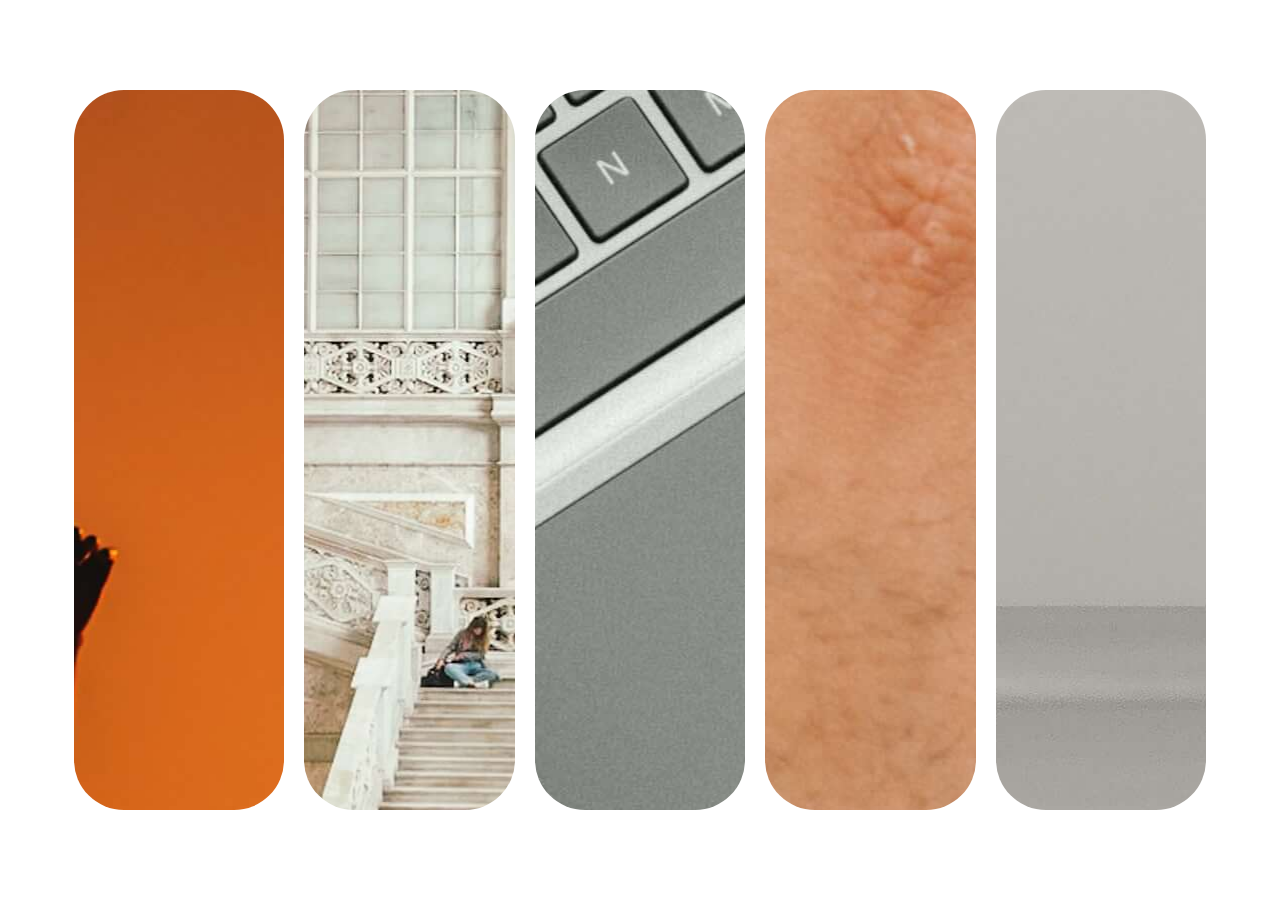
<file: Day1-ExpandingCards/index.html>
<!DOCTYPE html>
<html lang="en">
<head>
    <meta charset="UTF-8">
    <meta http-equiv="X-UA-Compatible" content="IE=edge">
    <meta name="viewport" content="width=device-width, initial-scale=1.0">
    <link rel="stylesheet" href="style.css">
    <title>Expanding Cards</title>
</head>
<body>
    <div class="container">
        <div class="panel" style="background-image: url('./images/marcos-paulo.jpg');">
            <h3>Explore the World</h3>
        </div>
        <div class="panel " style="background-image: url('./images/02.jpg');">
            <h3>Wild Forest</h3>
        </div>
        <div class="panel " style="background-image: url('./images/03.jpg');">
            <h3>Sunny Beach</h3>
        </div>
        <div class="panel " style="background-image: url('./images/04.jpg');">
            <h3>City on Winter</h3>
        </div>
        <div class="panel " style="background-image: url('./images/05.jpg');">
            <h3>Mountains - Clouds</h3>
        </div>
    </div>
    <script src="script.js"></script>
</body>
</html>
</file>
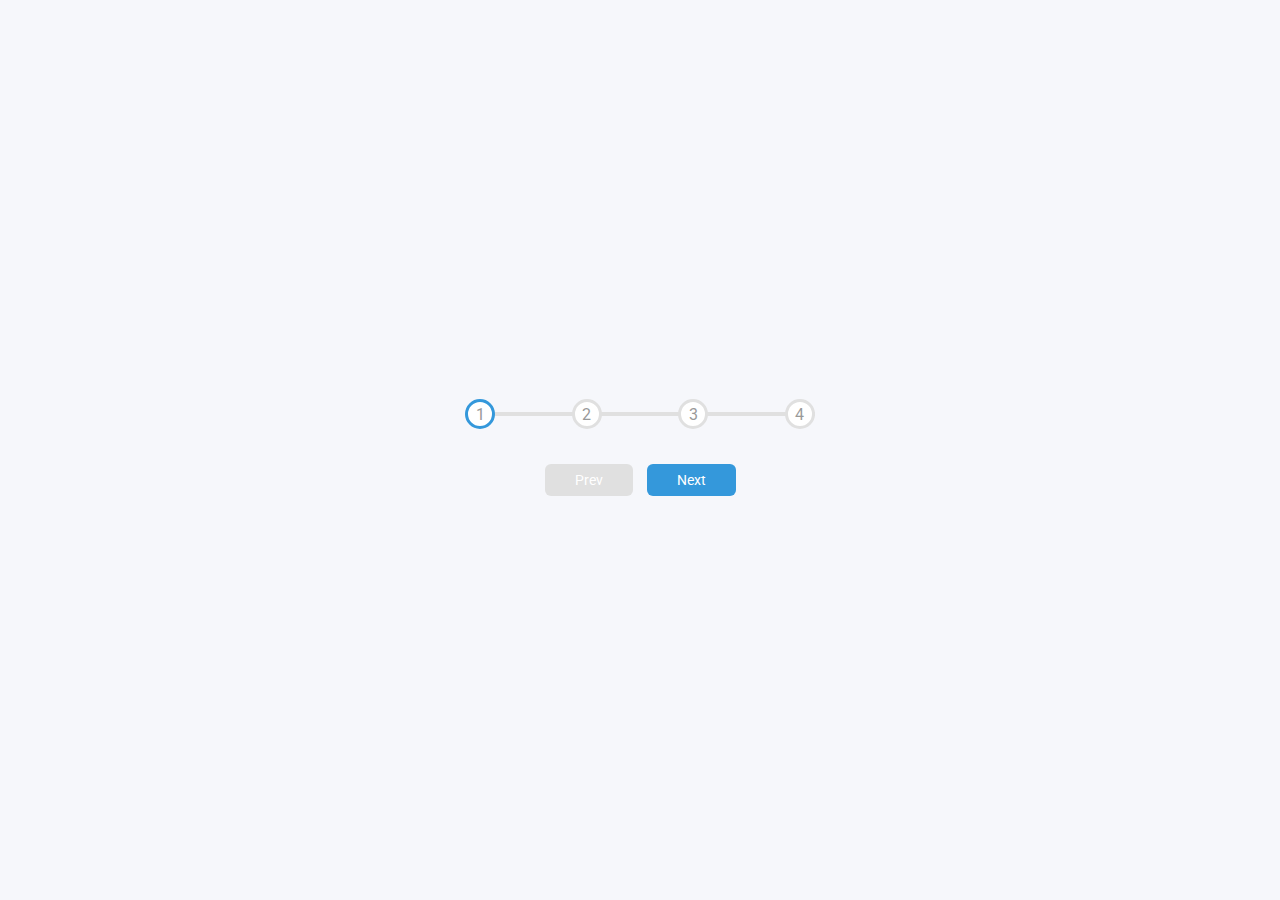
<file: Day2-ProgressSteps/index.html>
<!DOCTYPE html>
<html lang="en">
<head>
    <meta charset="UTF-8">
    <meta http-equiv="X-UA-Compatible" content="IE=edge">
    <meta name="viewport" content="width=device-width, initial-scale=1.0">
    <link rel="stylesheet" href="style.css">
    <title>Progress Steps</title>
</head>
<body>
    <div class="container">
        <div class="progress-container">
            <div class="progress" id="progress"></div>
                <div class="circle active">
                    1
                </div>
                <div class="circle">
                    2
                </div>
                <div class="circle">
                    3
                </div>
                <div class="circle">
                    4
                </div>
            </div>

        <button class="btn" id="prev" disabled>Prev</button>
        <button class="btn" id="next">Next</button>

    </div>
    <script src="script.js"></script>
</body>
</html>
</file>
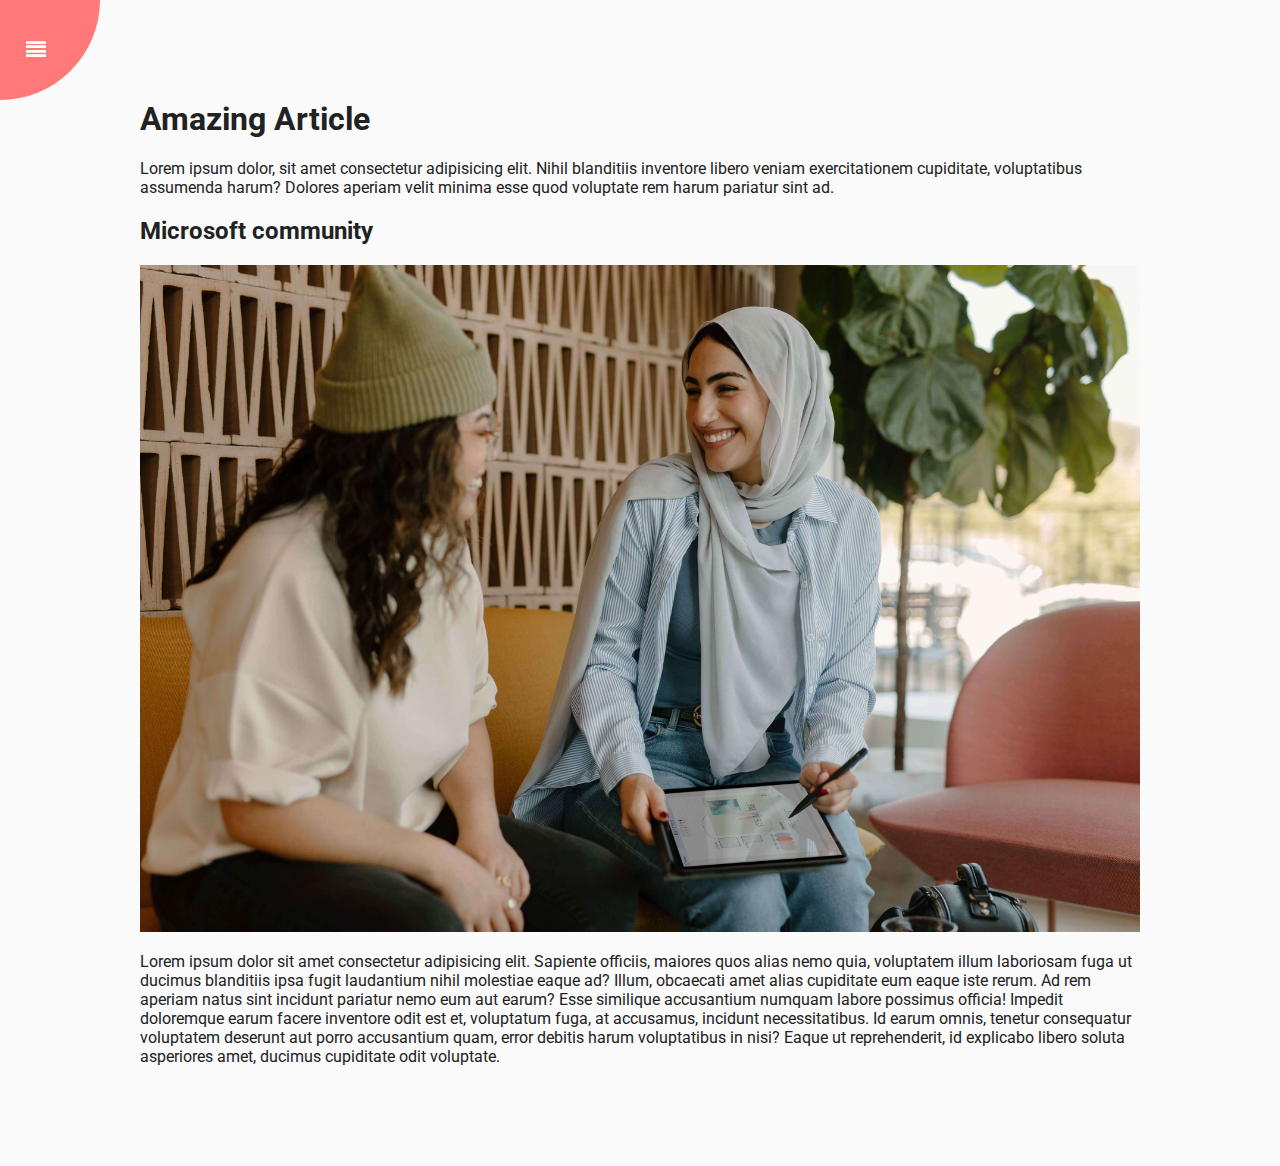
<file: Day3-RotatingNavigation/index.html>
<!DOCTYPE html>
<html lang="en">
<head>
    <meta charset="UTF-8">
    <meta http-equiv="X-UA-Compatible" content="IE=edge">
    <meta name="viewport" content="width=device-width, initial-scale=1.0">
    <link rel="stylesheet" href="style.css"> 
    <link rel="stylesheet" href="https://stackpath.bootstrapcdn.com/font-awesome/4.7.0/css/font-awesome.min.css">
    <title>Rotating Navigation</title>
</head>
<body>
    <div class="container">
        <div class="circle-container">
            <div class="circle">
                <button id="close">
                    <i class="fa fa-close"></i>
                </button>
                <button id="open">
                    <i class="fa fa-align-justify"></i>
                </button>
            </div>
        </div>
        <div class="content">
            <h1>Amazing Article</h1>
            <p>Lorem ipsum dolor, sit amet consectetur adipisicing elit. Nihil blanditiis inventore libero veniam exercitationem cupiditate, voluptatibus assumenda harum? Dolores aperiam velit minima esse quod voluptate rem harum pariatur sint ad.</p>
            <h2>Microsoft community</h2>
            <img src="./images/microsoft.jpg" alt="Microsoft">
            <p>Lorem ipsum dolor sit amet consectetur adipisicing elit. Sapiente officiis, maiores quos alias nemo quia, voluptatem illum laboriosam fuga ut ducimus blanditiis ipsa fugit laudantium nihil molestiae eaque ad? Illum, obcaecati amet alias cupiditate eum eaque iste rerum. Ad rem aperiam natus sint incidunt pariatur nemo eum aut earum? Esse similique accusantium numquam labore possimus officia! Impedit doloremque earum facere inventore odit est et, voluptatum fuga, at accusamus, incidunt necessitatibus. Id earum omnis, tenetur consequatur voluptatem deserunt aut porro accusantium quam, error debitis harum voluptatibus in nisi? Eaque ut reprehenderit, id explicabo libero soluta asperiores amet, ducimus cupiditate odit voluptate.</p>
        </div>
    </div>
    <nav>
        <ul>
            <li>
                <i class="fa fa-home"></i>
                Home
            </li>
            <li>
                <i class="fa fa-user"></i>
                About            
            </li>
            <li>
                <i class="fa fa-envelope"></i>
                Contact
            </li>
        </ul>
    </nav>
    <script src="script.js"></script>
</body>
</html>
</file>
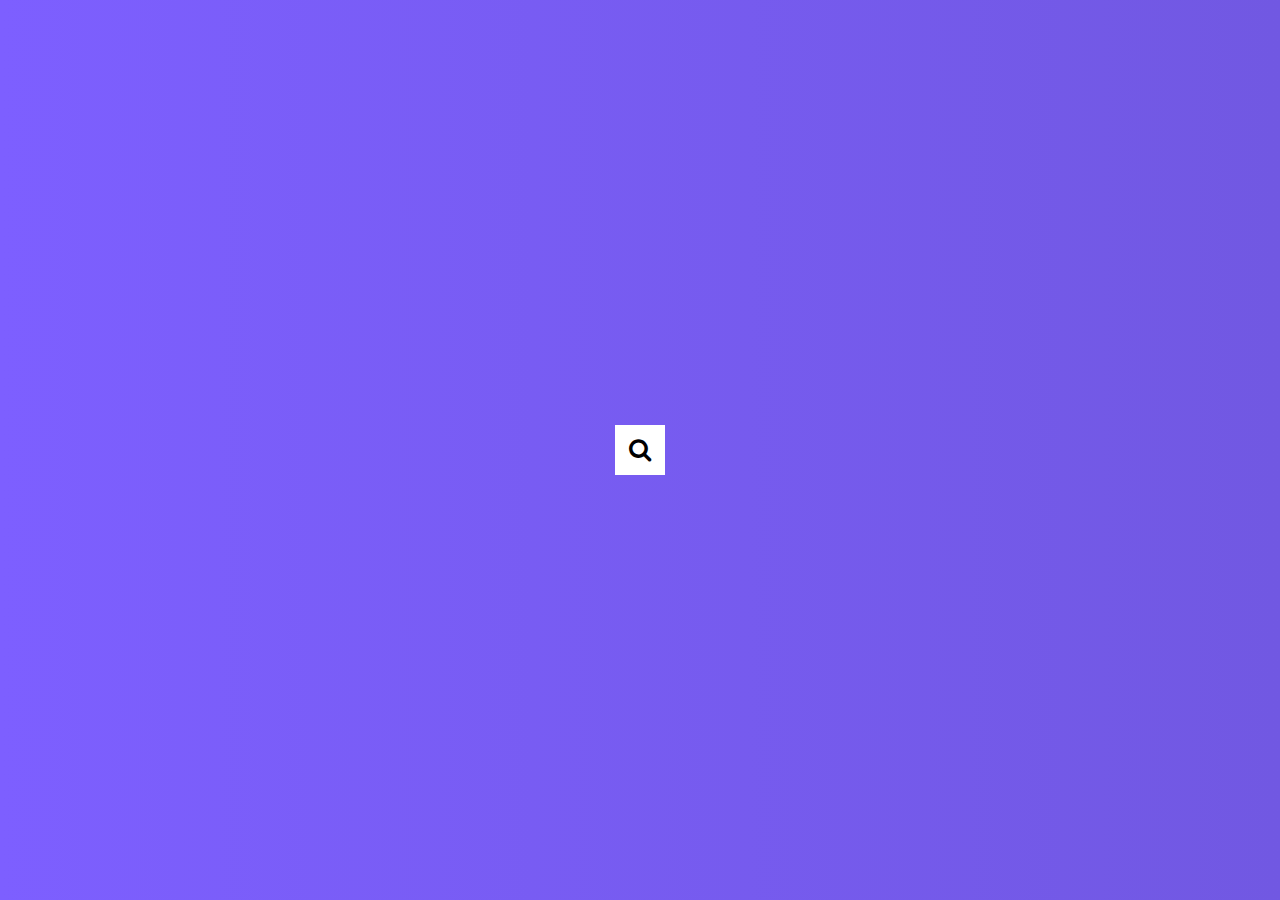
<file: Day4-HiddenSearch/index.html>
<!DOCTYPE html>
<html lang="en">
<head>
    <meta charset="UTF-8">
    <meta http-equiv="X-UA-Compatible" content="IE=edge">
    <meta name="viewport" content="width=device-width, initial-scale=1.0">
    <link rel="stylesheet" href="style.css"> 
    <link rel="stylesheet" href="https://stackpath.bootstrapcdn.com/font-awesome/4.7.0/css/font-awesome.min.css">
    <title>Hidden Search</title>
</head>
<body>
    <div class="search">
        <input type="text" placeholder="Search..." class="input">
        <button class="btn"><i class = "fa fa-search"></i></button>
    </div>  
    <script src="script.js"></script>
</body>
</html>
</file>
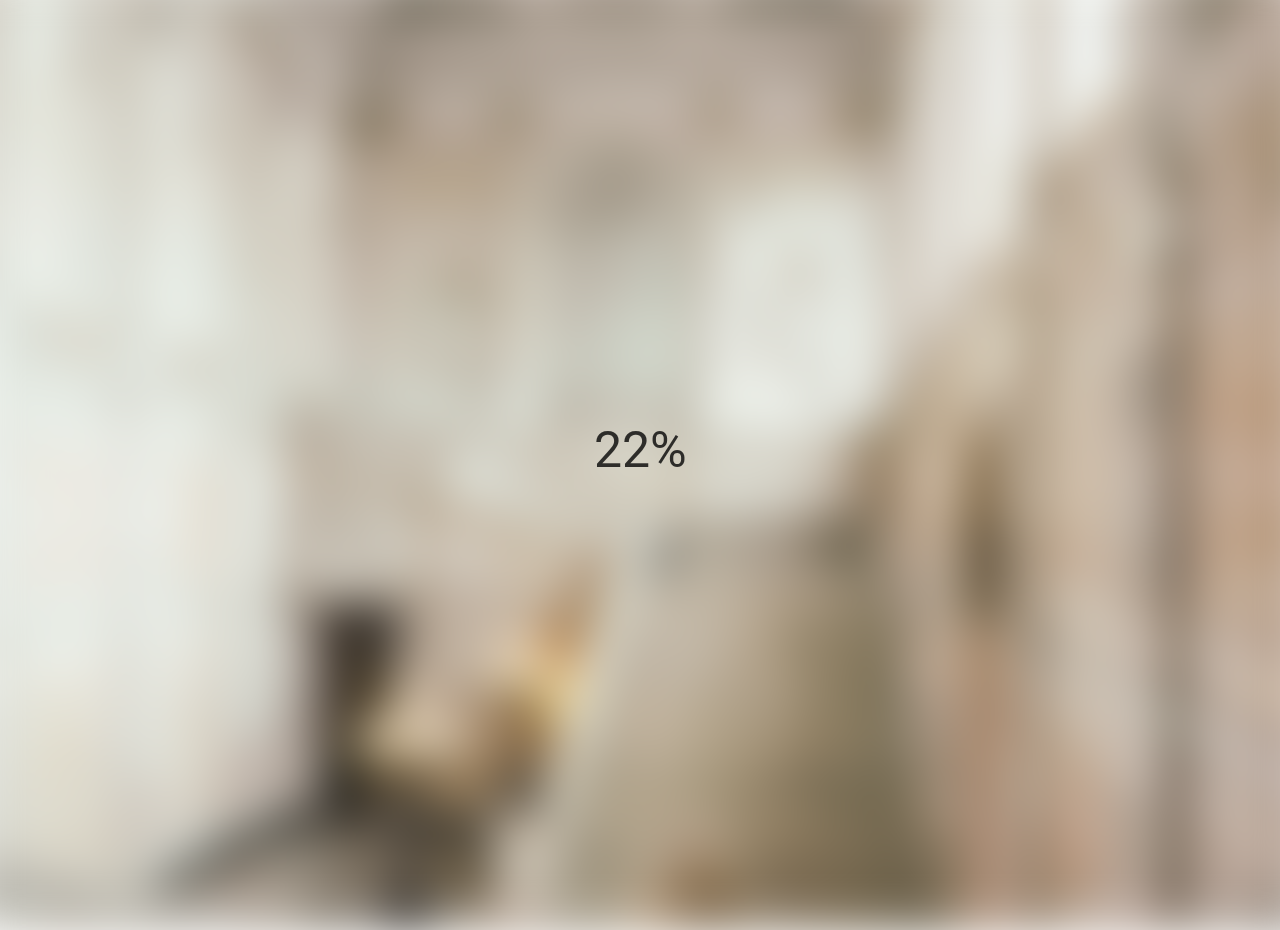
<file: Day5-BlurryLoading/index.html>
<!DOCTYPE html>
<html lang="en">
<head>
    <meta charset="UTF-8">
    <meta http-equiv="X-UA-Compatible" content="IE=edge">
    <meta name="viewport" content="width=device-width, initial-scale=1.0">
    <link rel="stylesheet" href="style.css"> 
    <link rel="stylesheet" href="https://stackpath.bootstrapcdn.com/font-awesome/4.7.0/css/font-awesome.min.css">
    <title>Blurry Loading</title>
</head>
<body>
    <section class="bg"></section>
    <div class="loading-text">0%</div> 
    <script src="script.js"></script>
</body>
</html>
</file>
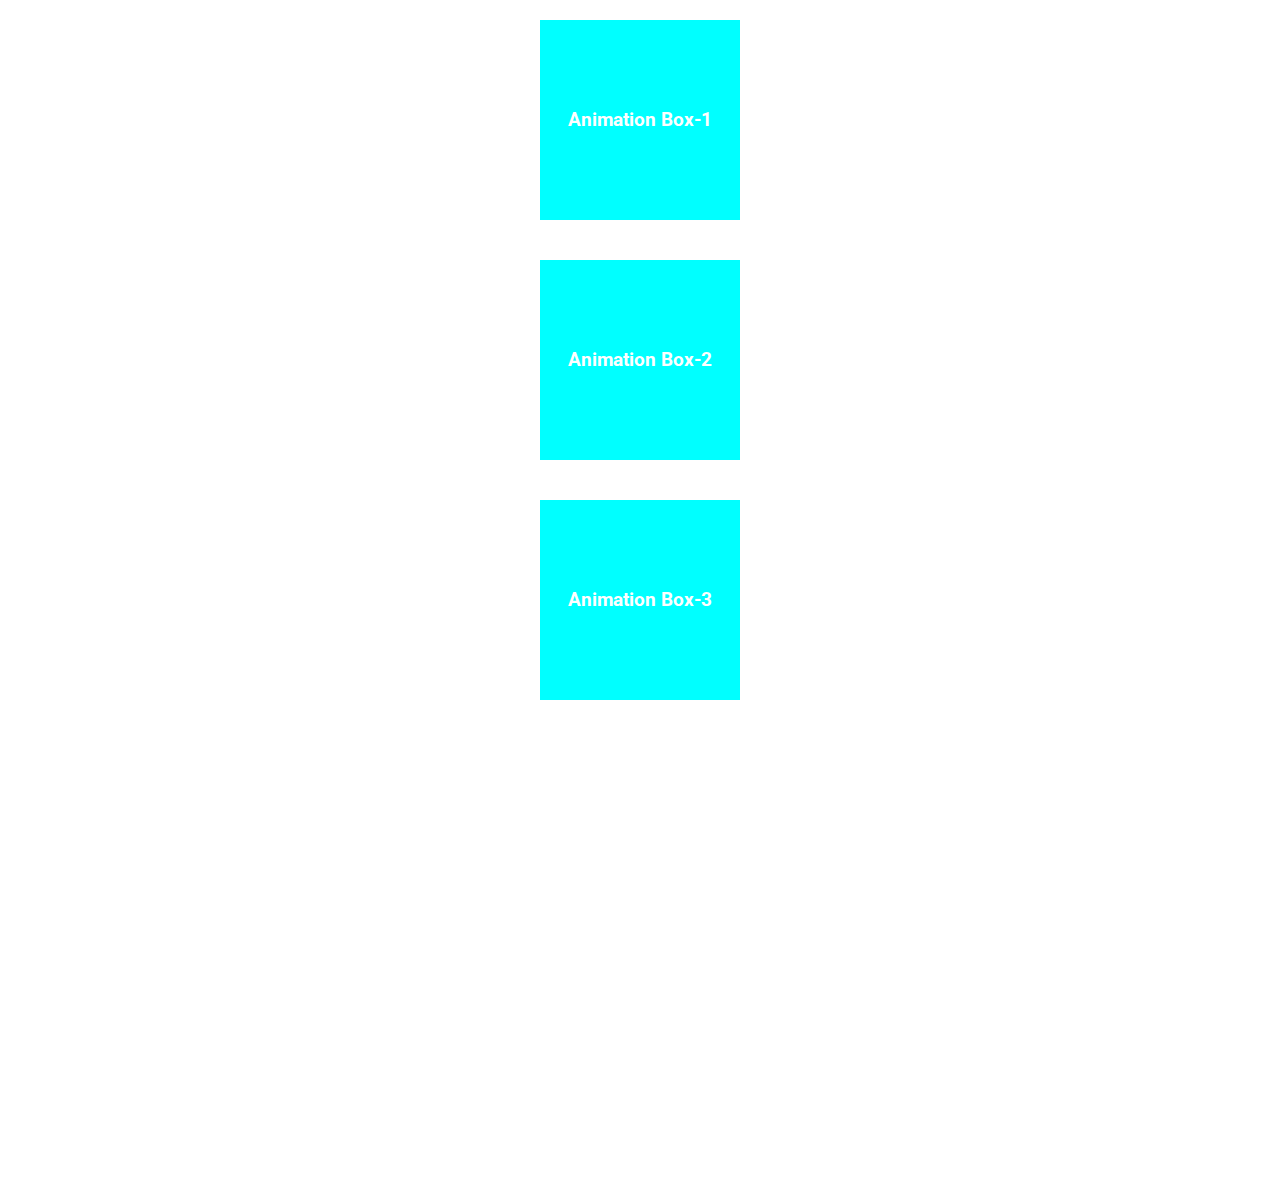
<file: Day6-ScrollAnimation/index.html>
<!DOCTYPE html>
<html lang="en">
<head>
    <meta charset="UTF-8">
    <meta http-equiv="X-UA-Compatible" content="IE=edge">
    <meta name="viewport" content="width=device-width, initial-scale=1.0">
    <link rel="stylesheet" href="style.css"> 
    <link rel="stylesheet" href="https://stackpath.bootstrapcdn.com/font-awesome/4.7.0/css/font-awesome.min.css">
    <title>Scroll Animation</title>
</head>
<body>
    <div class="container">
        <div class="anim-box">
            <h3>Animation Box-1</h3>
        </div>
        <div class="anim-box">
            <h3>Animation Box-2</h3>

        </div>
        <div class="anim-box">
            <h3>Animation Box-3</h3>
        </div>
        <div class="anim-box">
            <h3>Animation Box-4</h3>
        </div>
        <div class="anim-box">
            <h3>Animation Box-5</h3>
        </div>
    </div>
    <script src="script.js"></script>
</body>
</html>
</file>
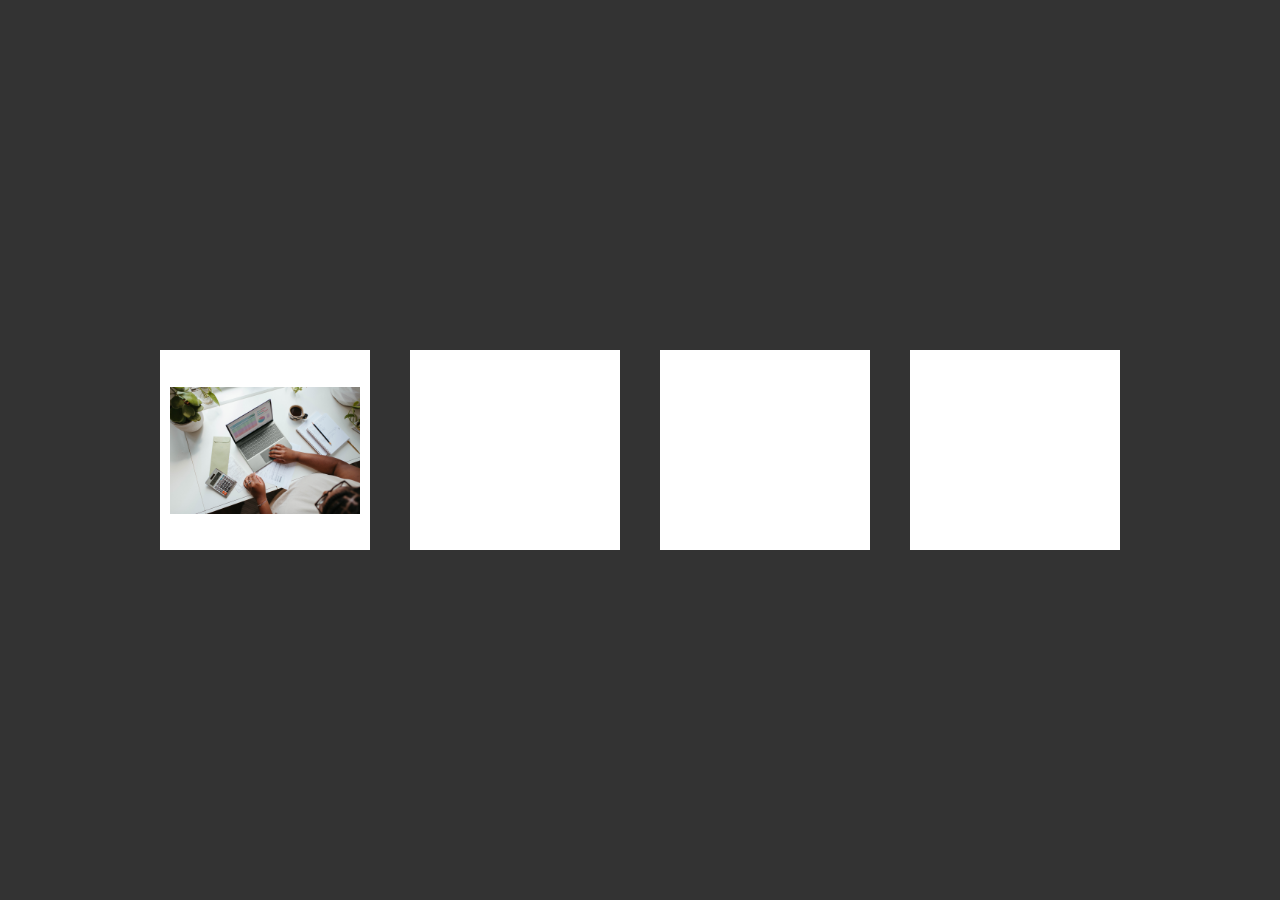
<file: DragDrop/index.html>
<!DOCTYPE html>
<html lang="en">
<head>
    <meta charset="UTF-8">
    <meta http-equiv="X-UA-Compatible" content="IE=edge">
    <meta name="viewport" content="width=device-width, initial-scale=1.0">
    <link rel="stylesheet" href="style.css"> 
    <link rel="stylesheet" href="https://stackpath.bootstrapcdn.com/font-awesome/4.7.0/css/font-awesome.min.css">
    <title>Drag Drop</title>
</head>
<body>
    <div class="container" id="container">
        <div class="blog-content">
            <div class="white-box">
                <div class="img-box" draggable="true">
                    
                </div>
            </div>
            <div class="white-box"></div>
            <div class="white-box"></div>
            <div class="white-box"></div>
        </div>
    </div>  

    <script src="script.js"></script>
</body>
</html>
</file>
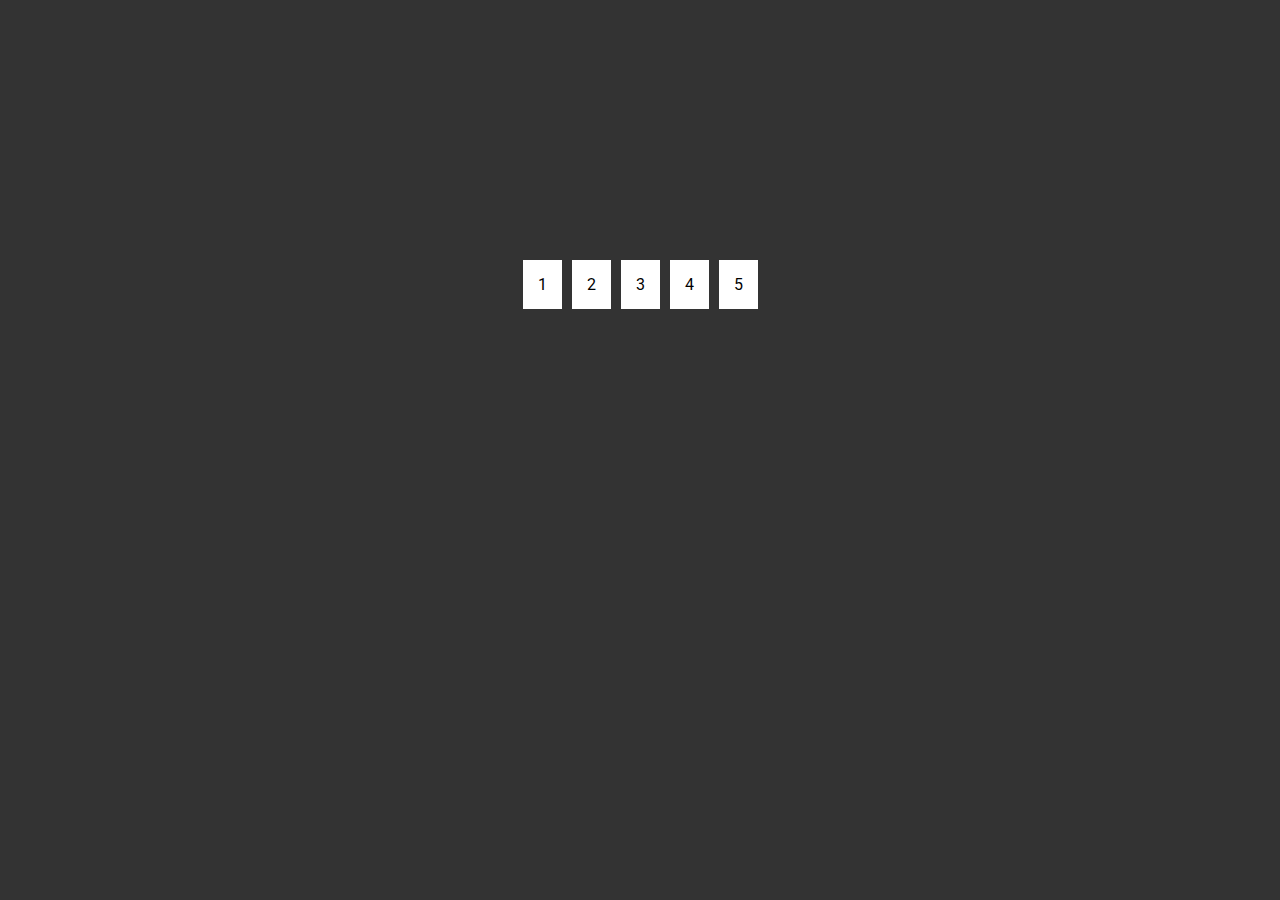
<file: Pagination/index.html>
<!DOCTYPE html>
<html lang="en">
<head>
    <meta charset="UTF-8">
    <meta http-equiv="X-UA-Compatible" content="IE=edge">
    <meta name="viewport" content="width=device-width, initial-scale=1.0">
    <link rel="stylesheet" href="style.css"> 
    <link rel="stylesheet" href="https://stackpath.bootstrapcdn.com/font-awesome/4.7.0/css/font-awesome.min.css">
    <title>Pagination</title>
</head>
<body>
    <div class="container" id="container">
        <div class="blog-content"></div>
        <div class="loading">
            <div class="ball"></div>
            <div class="ball"></div>
            <div class="ball"></div>
        </div>
        <ul class = "pagination">
            <li>1</li>
            <li>2</li>
            <li>3</li>
            <li>4</li>
            <li>5</li>
        </ul>
    </div>  

    <script src="script.js"></script>
</body>
</html>
</file>
<file: Day1-ExpandingCards/style.css>
@import url('https://fonts.googleapis.com/css2?family=Roboto&display=swap');


*{
    box-sizing: border-box;
}
body{
    font-family: 'Roboto', sans-serif;
    display: flex;
    flex-direction: column;
    align-items: center;
    justify-content: center;
    height: 100vh;
    overflow: hidden;
    margin: 0;
}
.container{
    display: flex;
    width: 90vw;
}
.panel{
    background-size: auto cover;
    background-position: center ;
    background-repeat: no-repeat;
    height: 80vh;
    border-radius: 50px;
    color: #fff;
    cursor: pointer;
    flex: 0.5;
    margin: 10px;
    position: relative;
    transition: flex 0.7s ease-in;
}

.panel h3{
    font-size: 24px;
    position: absolute;
    bottom: 20px;
    left: 20px;
    margin: 0;
    opacity: 0;
}
.panel.active{
    flex: 5;
}
.panel.active h3{
    opacity: 1;
    transition: opacity 0.3s ease-in 0.4s;
}

@media(max-width: 480px) {
    .container{
        width: 100vw;
    }
    .panel:nth-of-type(4),
    .panel:nth-of-type(5)
    {
        display: none;   
    }
}
</file>
<file: Day2-ProgressSteps/style.css>
@import url('https://fonts.googleapis.com/css2?family=Roboto&display=swap');

:root{
    --line-border-fill: #3498db;
    --line-border-empty: #e0e0e0;
}

*{
    box-sizing: border-box;
}

body{
    font-family: 'Roboto', sans-serif;
    display: flex;
    align-items: center;
    justify-content: center;
    height: 100vh;
    overflow: hidden;
    margin: 0;
    background-color: #f6f7fb;
}
.container{
    text-align: center;
}

.progress-container{
    flex-direction: row;
    display: flex;
    justify-content: space-between;
    margin-bottom: 30px;
    max-width: 100%;
    width: 350px;
    position: relative;
}
.progress-container:before{
    content: '';
    background-color: var(--line-border-empty);
    position: absolute;
    top: 50%;
    left: 0;
    transform: translateY(-50%);
    z-index: -1;
    height: 4px;
    width: 100%;
}
.progress{
    background-color: var(--line-border-fill);
    position: absolute;
    top: 50%;
    left: 0;
    transform: translateY(-50%);
    z-index: -1;
    height: 4px;
    width: 0%;
    transition: .4s ease;
}
.circle{
    background-color: #ffffff;
    color: #999999;
    border-radius:50%;
    height:30px;
    width:30px;
    display:flex;
    align-items: center;
    justify-content: center;
    border: 3px solid var(--line-border-empty);
    transition: .4s ease;
}

.circle.active{
    border-color: var(--line-border-fill);
}
.btn{
    background-color: var(--line-border-fill);
    color: #ffffff;
    border: 0;
    border-radius: 6px;
    cursor: pointer;
    font-family: inherit;
    padding: 8px 30px;
    margin: 5px;
    font-size: 14px;
}

.btn:active{
    transform: scale(0.98);
}
.btn:focus{
    outline: 0;
}
.btn:disabled{
    background-color: var(--line-border-empty);
    cursor: not-allowed;
}
</file>
<file: Day3-RotatingNavigation/style.css>
@import url('https://fonts.googleapis.com/css2?family=Roboto&display=swap');

:root{
    --line-border-fill: #3498db;
    --line-border-empty: #e0e0e0;
}

*{
    box-sizing: border-box;
}

body{
    font-family: 'Roboto', sans-serif;
    overflow-x: hidden;
    background-color: #333;
    color: #222;
    margin: 0;
}
.container{
    background-color: #fafafa;
    width: 100vw;
    min-height: 100vh;
    padding: 50px;
    transform-origin: top left;
    transition: transform 0.5s linear;

}
.container.show-nav{
    transform: rotate(-20deg);
}
.circle-container{
    position: fixed;
    top: -100px;
    left: -100px;
}
.circle{
    background-color: #ff7979;
    width: 200px;
    height: 200px;
    border-radius: 50%;
    position: relative;
    transition: transform 0.5s linear;
}

.circle button{
    position: absolute;
    top: 50%;
    left: 50%;
    height: 100px;
    background: transparent;
    border: 0;
    font-size: 20px;
    color: #fff;
}

.circle button:focus{
    outline: none;
}

.circle button#open{
    left: 60%;
}

.container.show-nav .circle{
    transform: rotate(-70deg);
}

.circle button#close{
    top: 60%;
    transform: rotate(90deg);
    transform-origin: top left;
}


.container.show-nav + nav li{
    transform: translateX(0);
    transition-delay: 0.3s;
}

nav{
    position: fixed;
    bottom: 40px;
    left: 0;
    z-index: 100;
}

nav ul{
    list-style-type: none;
    padding-left: 30px;
}
nav ul li{
    text-transform: uppercase;
    color: #fff;
    margin: 40px 0;
    transform: translateX(-100%);
    transition: transform 0.4s ease-in;
}

nav ul li i{
    font-size: 20px;
    margin-right: 10px;
}

nav ul li + li{
    margin-left: 15px;
    transform: translateX(-150%);
    
}

nav ul li + li + li{
    margin-left: 30px;
    transform: translateX(-200%);

}
.content img{
    max-width: 100%;
}
.content{
    max-width: 1000px;
    margin: 50px auto;

}
</file>
<file: Day4-HiddenSearch/style.css>
@import url('https://fonts.googleapis.com/css2?family=Roboto&display=swap');

:root{
    --line-border-fill: #3498db;
    --line-border-empty: #e0e0e0;
}

*{
    box-sizing: border-box;
}

body{
    background-image: linear-gradient(90deg,#7d5fff,#7158e2);
    font-family: 'Roboto', sans-serif;
    overflow: hidden;
    background-color: #333;
    color: #222;
    margin: 0;
    display: flex;
    align-items: center;
    justify-content: center;
    height: 100vh;
}

.search{
    position: relative;
    height: 50px;
}

.search .input{
    background-color: #ffffff;
    border: 0;
    font-size: 18px;
    padding: 15px;
    height: 50px;
    width: 50px;
    transition: width 0.3s ease;
}

.btn{
    background-color: #ffffff;
    border: 0;
    cursor: pointer;
    font-size: 24px;
    position: absolute;
    top: 0;
    left: 0;
    height: 50px;
    width: 50px;
    transition:transform 0.3s ease;
}

.btn:focus,
.input:focus{
    outline: none;
}

.search.active .input{
    width: 200px;
}

.search.active .btn{
    transform: translateX(198px);
}
</file>
<file: Day5-BlurryLoading/style.css>
@import url('https://fonts.googleapis.com/css2?family=Roboto&display=swap');

*{
    box-sizing: border-box;
}

body{
    font-family: 'Roboto', sans-serif;
    display: flex;
    align-items: center;
    justify-content: center;
    overflow: hidden;
    height: 100vh;
    margin: 0;
}

.bg{
    background: url('./images/02.jpg') no-repeat center center/cover;
    position: absolute;
    top: -30px;
    left: -30px;
    width: calc(100vw + 60px);
    height: calc(100vh + 60px);
    z-index: -1;
    filter: blur(0px);
}

.loading-text{
    font-size: 50px;
    color: #000;
}
</file>
<file: Day6-ScrollAnimation/style.css>
@import url('https://fonts.googleapis.com/css2?family=Roboto&display=swap');

*{
    box-sizing: border-box;
}

body{
    font-family: 'Roboto', sans-serif;
    overflow-x: hidden;
    margin: 0;
}

.container{
    max-width: 800px;
    margin: 0 auto;
    display: flex;
    flex-direction: column;
    align-items: center;
}

.anim-box{
    background-color: aqua;
    color: #fff;
    margin: 20px;
    width: 200px;
    height: 200px;
    display: flex;
    align-items: center;   
    justify-content: center;
    transform: translateX(900%);
    transition: transform 0.4s ease;
}

.anim-box:nth-child(even){
    transform: translateX(-900%);
}

.anim-box.show{
    transform: translateX(0); 
}
</file>
<file: DragDrop/style.css>
@import url('https://fonts.googleapis.com/css2?family=Roboto&display=swap');

:root{
    --line-border-fill: #3498db;
    --line-border-empty: #e0e0e0;
}

*{
    box-sizing: border-box;
}

body{
    font-family: 'Roboto', sans-serif;
    background-color: #333;
    margin: 0;
    height: 100vh;
}

.container{
    max-width: 1000px;
    margin: 0 auto;
}

.blog-content{
    display: flex;
    align-items: center;
    justify-content: center;
    height: 100vh;
}

.blog-content .white-box{
    width: 500px;
    height: 200px;
    background-color: #fff;
    margin: 20px;
}

.blog-content .img-box{
    width: auto;
    height: 180px;
    padding: 20px;
    background: url(./images/msoft.jpg);
    background-size: 100%;
    background-repeat: no-repeat;
    background-position: center;
    margin: 10px;
    cursor: pointer;
    position: relative;
}

.hold{
    border: 1px solid red;
}
.blog-content .dashed{
    background-color: grey;
    border: 1px dashed;
}
.hide{
    display: none;
}
</file>
<file: Pagination/style.css>
@import url('https://fonts.googleapis.com/css2?family=Roboto&display=swap');

:root{
    --line-border-fill: #3498db;
    --line-border-empty: #e0e0e0;
}

*{
    box-sizing: border-box;
}

body{
    font-family: 'Roboto', sans-serif;
    background-color: #333;
    margin: 0;
}

.container{
    max-width: 600px;
    margin: 0 auto;
}

ul.pagination{
    display: flex;
    align-items: center;
    justify-content: center;
    margin: 60px 0;
    list-style: none;
    padding: 0;
}
ul.pagination li{
    background: #ffffff;
    padding: 15px;
    margin-right:10px;
    cursor: pointer;
}
ul.pagination li:last-child{
    margin-right:0;
}
.blog-post{
    background-color: #fff;
    box-shadow: 0 0 1px #ededed;
    padding: 20px;
    margin: 20px;
}

.blog-post img{
    max-width: 100%;
}

.loading{
    opacity: 0;
    display: flex;
    position: relative;
    transition: opacity .3s ease-in;
    height: 200px;
    align-items: center;
    justify-content: center;

}


.loading.show{
    opacity: 1;
}

.ball{
    background-color: #fff;
    border-radius: 50%;
    margin: 5px;
    height: 10px;
    width: 10px;
    animation: jump .5s ease-in infinite;
}

.ball:nth-of-type(2) {
	animation-delay: 0.1s;
}

.ball:nth-of-type(3) {
	animation-delay: 0.2s;
}

@keyframes jump {
	0%, 100% {
		transform: translateY(0);
	}
	
	50% {
		transform: translateY(-10px);
	}
}
</file>
